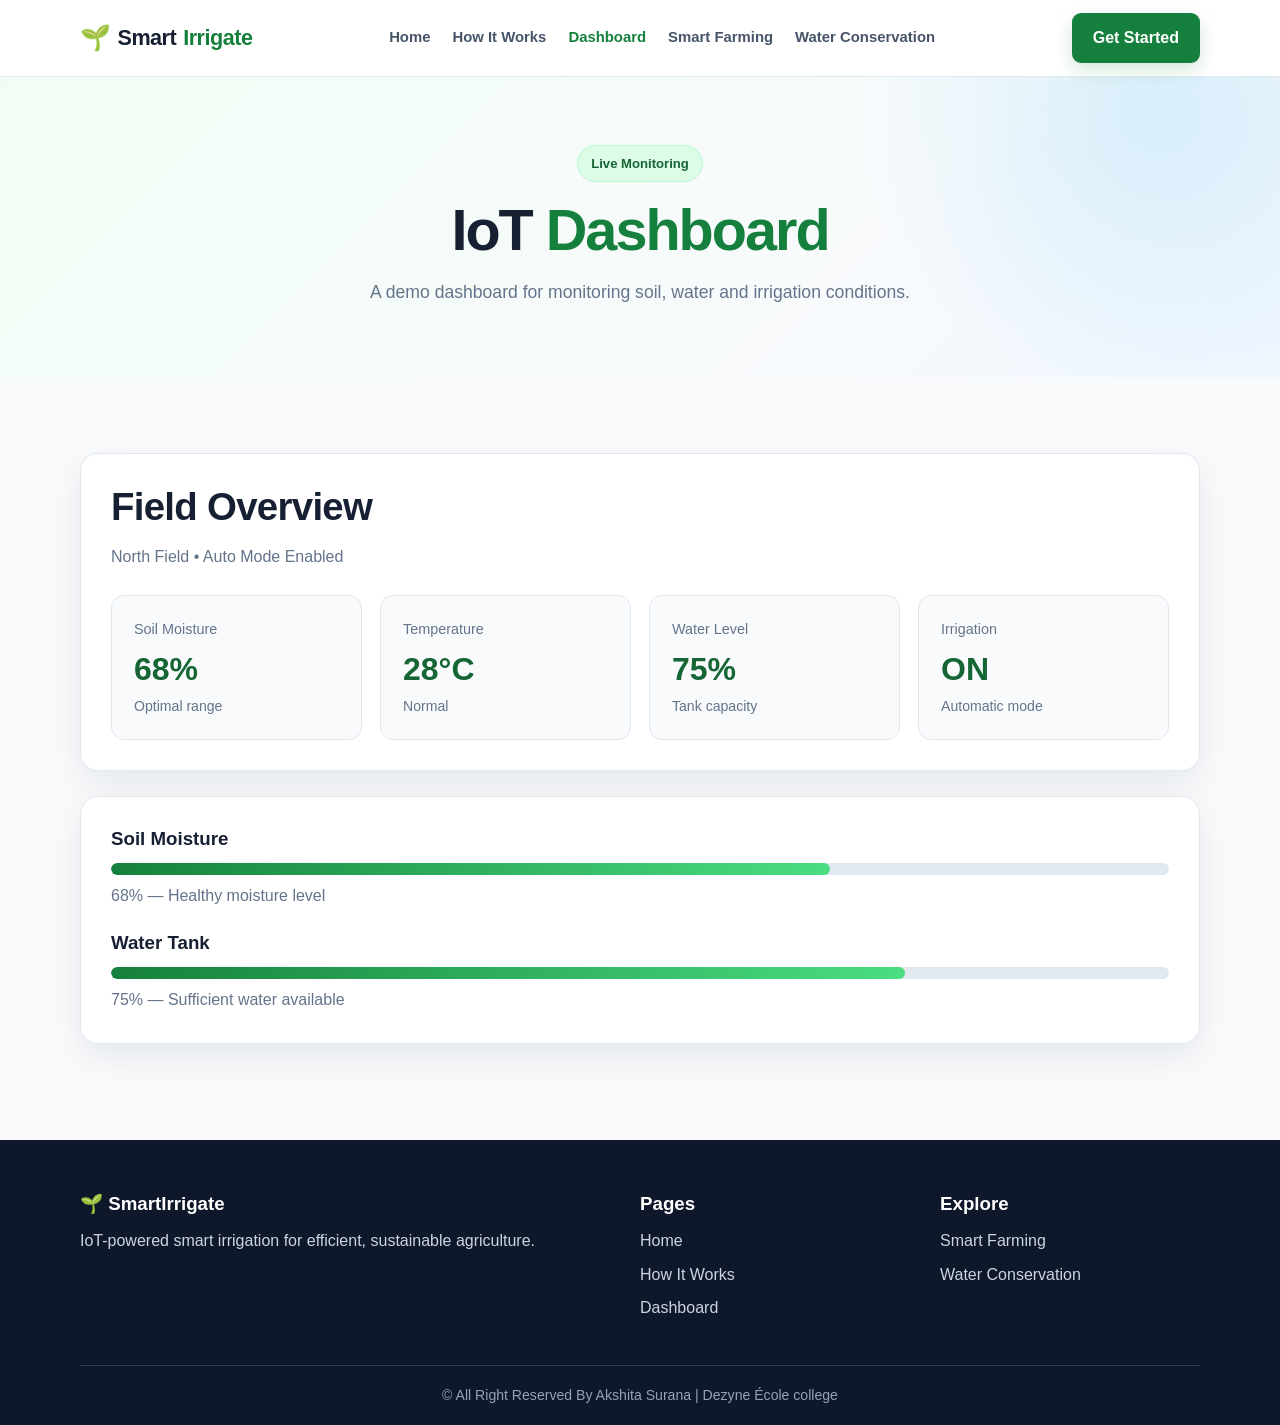
<file: dashboard.html>
<!DOCTYPE html>
<html lang="en">
    <head><meta charset="UTF-8">
        <meta name="viewport" content="width=device-width, initial-scale=1.0">
        <title>SmartIrrigate | Dashboard</title>
        <link rel="stylesheet" href="style.css">
    </head>
    <body>
            <header class="navbar"><div class="container nav-inner">
            <a class="logo" href="index.html">
                <span class="logo-icon">🌱</span>Smart<span>Irrigate</span></a>
            <nav class="nav-links"><a class="" href="index.html">Home</a>
                <a class="" href="how-it-works.html">How It Works</a>
                <a class="active" href="dashboard.html">Dashboard</a>
                <a class="" href="smart-farming.html">Smart Farming</a>
                <a class="" href="water-conservation.html">Water Conservation</a>
            </nav><a class="btn btn-primary" href="dashboard.html">Get Started</a>
            </div>
            </header>
            <main>
                <section class="page-hero"><div class="container">
                    <span class="badge">Live Monitoring</span>
                    <h1>IoT <span>Dashboard</span>
                    </h1>
                    <p class="lead">A demo dashboard for monitoring soil, water and irrigation conditions.</p>
                </div>
            </section>
            <section class="section">
                <div class="container">
                    <div class="dashboard">
                        <h2>Field Overview</h2>
                        <p>North Field • Auto Mode Enabled</p>
                        <div class="stats" style="margin-top:25px">
                        <div class="stat"><small>Soil Moisture</small><strong>68%</strong><p>Optimal range</p></div>
                        <div class="stat"><small>Temperature</small><strong>28°C</strong><p>Normal</p></div>
                        <div class="stat"><small>Water Level</small><strong>75%</strong><p>Tank capacity</p></div>
                        <div class="stat"><small>Irrigation</small><strong>ON</strong><p>Automatic mode</p></div>
            </div>
        </div>
            <div class="panel" style="margin-top:25px">
                <h3>Soil Moisture</h3><div class="bar"><span style="width:68%">
           </span></div><p>68% — Healthy moisture level</p>
           <h3 style="margin-top:22px">Water Tank</h3>
           <div class="bar"><span style="width:75%">
           </span>
        </div>
        <p>75% — Sufficient water available</p></div>
            </div>
        </section>
    </main>
            <footer class="footer"><div class="container footer-grid">
            <div>
                <h3>🌱 SmartIrrigate</h3><p>IoT-powered smart irrigation for efficient, sustainable agriculture.</p>
            </div>
            <div>
                <h3>Pages</h3><p><a href="index.html">Home</a>
                </p><p><a href="how-it-works.html">How It Works</a>
                </p><p><a href="dashboard.html">Dashboard</a></p>
            </div>
            <div>
                <h3>Explore</h3>
                <p><a href="smart-farming.html">Smart Farming</a>
                </p>
                <p>
                    <a href="water-conservation.html">Water Conservation</a>
                </p>
            </div>
            </div>
            <div class="container copyright">© All Right Reserved By Akshita Surana | <a href="https://www.dezyneecole.com/">Dezyne École college</a></div>
        </footer>
</body>
</html>
</file>
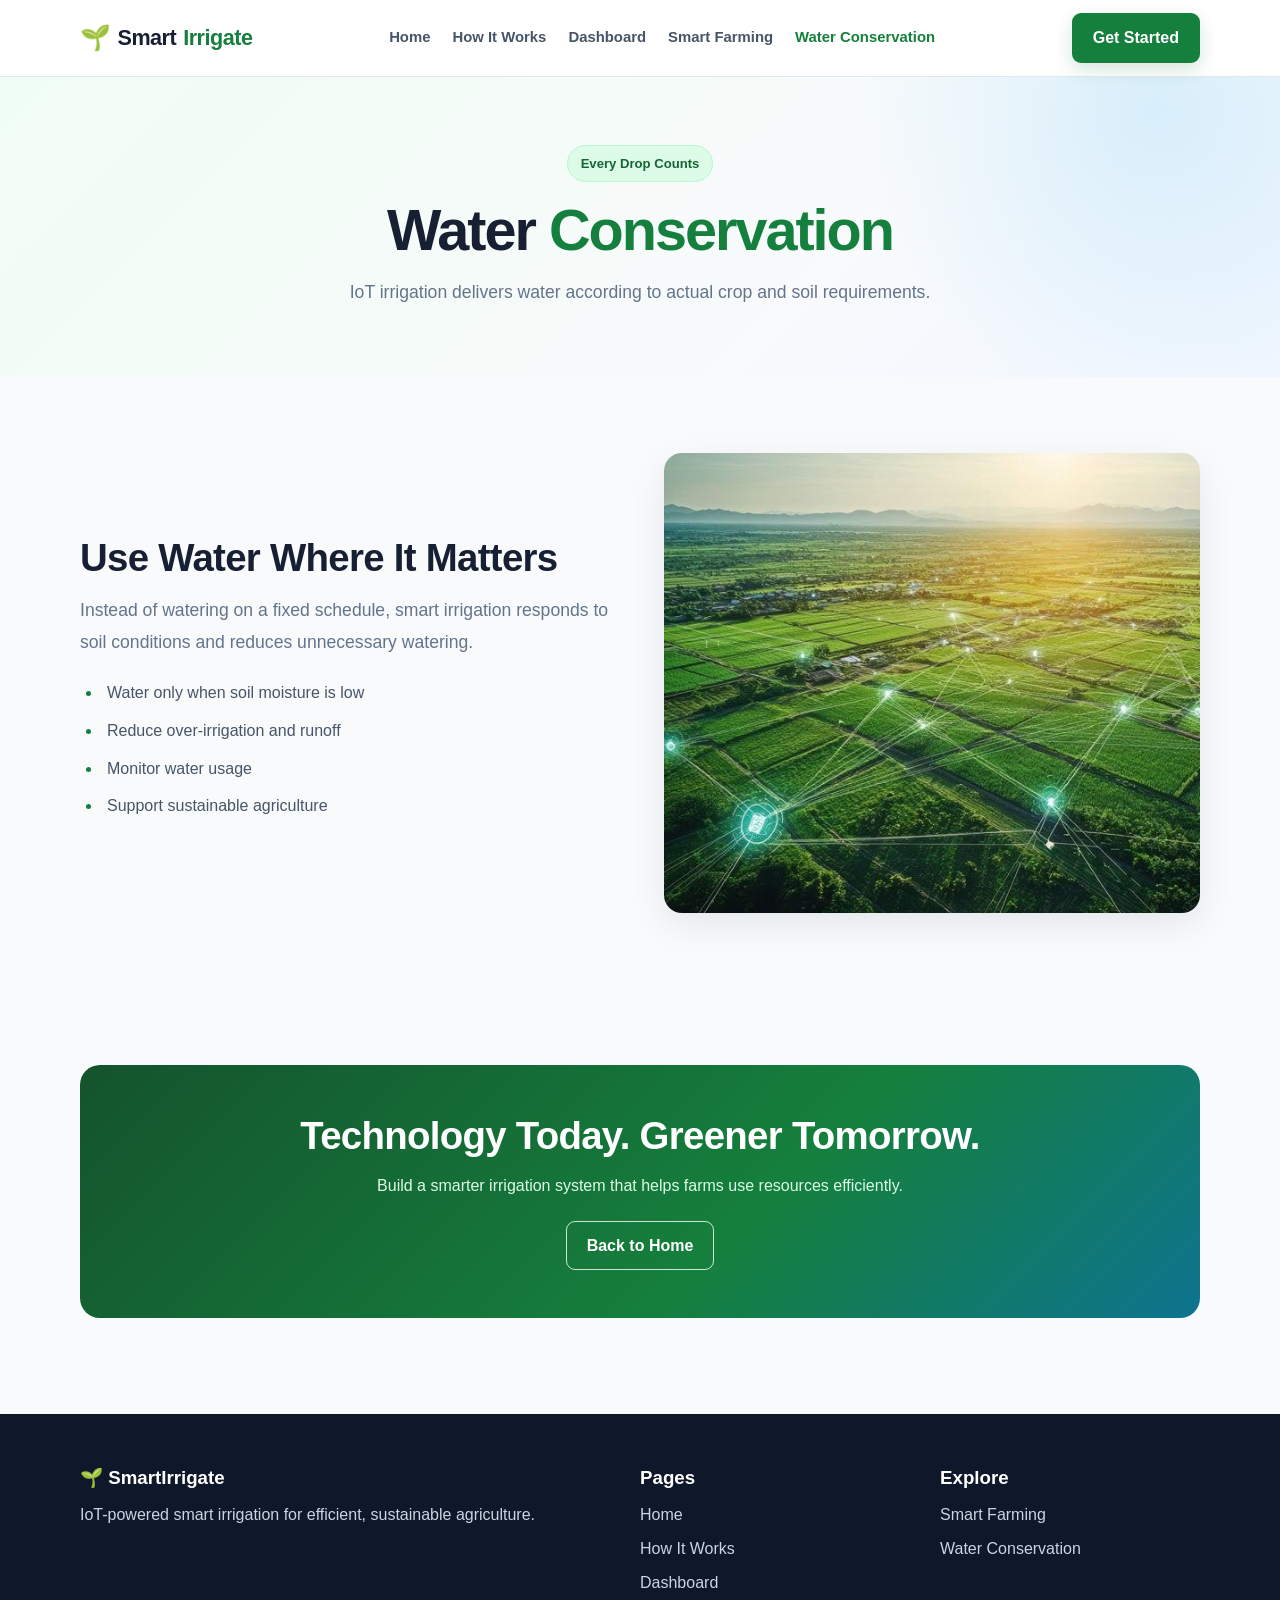
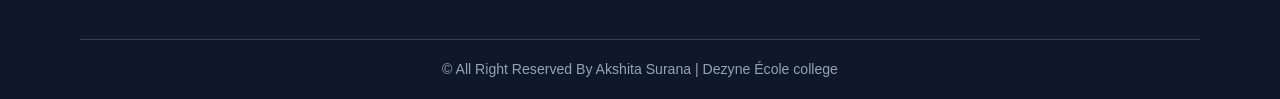
<file: water-conservation.html>
<!DOCTYPE html>
    <html lang="en">
        <head><meta charset="UTF-8">
            <meta name="viewport" content="width=device-width, initial-scale=1.0">
            <title>SmartIrrigate | Water Conservation</title>
            <link rel="stylesheet" href="style.css">
        </head>
        <body>
            <header class="navbar">
                <div class="container nav-inner">
                    <a class="logo" href="index.html">
                        <span class="logo-icon">🌱</span>Smart
                        <span>Irrigate</span>
                    </a>
                <nav class="nav-links">
                    <a class="" href="index.html">Home</a>
                    <a class="" href="how-it-works.html">How It Works</a>
                    <a class="" href="dashboard.html">Dashboard</a>
                    <a class="" href="smart-farming.html">Smart Farming</a>
                    <a class="active" href="water-conservation.html">Water Conservation</a>
                </nav>
                <a class="btn btn-primary" href="dashboard.html">Get Started</a>
                </div>
            </header>
                <main>
                    <section class="page-hero">
                        <div class="container">
                            <span class="badge">Every Drop Counts</span>
                            <h1>Water <span>Conservation</span></h1>
                            <p class="lead">IoT irrigation delivers water according to actual crop and soil requirements.</p>
                        </div>
                    </section>
                        <section class="section">
                            <div class="container">
                                <div class="split">
                                    <div><h2>Use Water Where It Matters</h2>
                                        <p class="lead">Instead of watering on a fixed schedule, smart irrigation responds to soil conditions and reduces unnecessary watering.</p><ul class="list"><li>Water only when soil moisture is low</li><li>Reduce over-irrigation and runoff</li><li>Monitor water usage</li><li>Support sustainable agriculture</li></ul></div><img src="images/dash1.jpg"></div></div></section>
                        <section class="section">
                            <div class="container">
                                <div class="cta">
                                    <h2>Technology Today. Greener Tomorrow.</h2>
                                    <p>Build a smarter irrigation system that helps farms use resources efficiently.</p>
                                    <a class="btn btn-outline" href="index.html">Back to Home</a>
                                </div>
                            </div>
                        </section>
                    </main>
                <footer class="footer"><div class="container footer-grid">
                    <div><h3>🌱 SmartIrrigate</h3>
                        <p>IoT-powered smart irrigation for efficient, sustainable agriculture.</p>
                    </div>
                    <div><h3>Pages</h3>
                        <p><a href="index.html">Home</a>
                        </p>
                        <p>
                            <a href="how-it-works.html">How It Works</a>
                        </p>
                        <p>
                            <a href="dashboard.html">Dashboard</a>
                        </p>
                    </div>
                    <div>
                        <h3>Explore</h3>
                        <p><a href="smart-farming.html">Smart Farming</a></p>
                        <p><a href="water-conservation.html">Water Conservation</a></p>
                    </div>
        </div>
        <div class="container copyright">© All Right Reserved By Akshita Surana | <a href="https://www.dezyneecole.com/">Dezyne École college</a></div>
    </footer>
</body>
</html>
</file>
<file: style.css>
/* SmartIrrigate - main stylesheet */
:root {
    --primary: #15803d;
    --primary-dark: #166534;
    --primary-light: #dcfce7;
    --accent: #0ea5e9;
    --text: #172033;
    --muted: #64748b;
    --background: #f8fafc;
    --white: #ffffff;
    --border: #e2e8f0;
    --shadow: 0 12px 35px rgba(15, 23, 42, 0.08);
}

* {
    margin: 0;
    padding: 0;
    box-sizing: border-box;
}

html {
    scroll-behavior: smooth;
}

body {
    font-family: "Segoe UI", Arial, sans-serif;
    color: var(--text);
    background: var(--background);
    line-height: 1.6;
}

img {
    display: block;
    max-width: 100%;
    height: auto;
    object-fit: cover;
}

a {
    color: inherit;
    text-decoration: none;
}

.container {
    width: min(1120px, 92%);
    margin: 0 auto;
}

/* Navigation */
.navbar {
    position: sticky;
    top: 0;
    z-index: 1000;
    background: rgba(255, 255, 255, 0.96);
    border-bottom: 1px solid var(--border);
    backdrop-filter: blur(12px);
}

.nav-inner {
    min-height: 76px;
    display: flex;
    align-items: center;
    justify-content: space-between;
    gap: 24px;
}

.logo {
    display: inline-flex;
    align-items: center;
    gap: 7px;
    flex-shrink: 0;
    font-size: 1.35rem;
    font-weight: 800;
    letter-spacing: -0.5px;
}

.logo > span:last-child {
    color: var(--primary);
}

.logo-icon {
    font-size: 1.55rem;
}

.nav-links {
    display: flex;
    align-items: center;
    justify-content: center;
    flex-wrap: wrap;
    gap: 22px;
}

.nav-links a {
    color: #475569;
    font-size: 0.93rem;
    font-weight: 600;
    transition: color 0.2s ease;
}

.nav-links a:hover,
.nav-links a.active {
    color: var(--primary);
}

/* Buttons and labels */
.btn {
    display: inline-flex;
    align-items: center;
    justify-content: center;
    min-height: 44px;
    padding: 11px 20px;
    border: 1px solid transparent;
    border-radius: 9px;
    font: inherit;
    font-weight: 700;
    text-align: center;
    cursor: pointer;
    transition: transform 0.2s ease, background 0.2s ease, box-shadow 0.2s ease;
}

.btn:hover {
    transform: translateY(-2px);
}

.btn-primary {
    color: var(--white);
    background: var(--primary);
    box-shadow: 0 7px 18px rgba(21, 128, 61, 0.18);
}

.btn-primary:hover {
    background: var(--primary-dark);
}

.btn-outline {
    color: var(--primary-dark);
    background: transparent;
    border-color: var(--primary);
}

.btn-outline:hover {
    color: var(--white);
    background: var(--primary);
}

.badge {
    display: inline-block;
    padding: 7px 13px;
    color: var(--primary-dark);
    background: var(--primary-light);
    border: 1px solid #bbf7d0;
    border-radius: 999px;
    font-size: 0.82rem;
    font-weight: 700;
}

/* Home hero */
.hero {
    position: relative;
    overflow: hidden;
    padding: 90px 0 78px;
    background:
        radial-gradient(circle at 85% 20%, rgba(14, 165, 233, 0.13), transparent 28%),
        linear-gradient(135deg, #f0fdf4 0%, #ffffff 52%, #eff6ff 100%);
}

.hero::after {
    content: "";
    position: absolute;
    width: 330px;
    height: 330px;
    right: -110px;
    bottom: -180px;
    border: 50px solid rgba(21, 128, 61, 0.06);
    border-radius: 50%;
    pointer-events: none;
}

.hero-content {
    position: relative;
    z-index: 1;
    max-width: 760px;
}

.hero h1,
.page-hero h1 {
    margin: 20px 0 16px;
    font-size: clamp(2.4rem, 5vw, 4.4rem);
    line-height: 1.08;
    letter-spacing: -2px;
}

.hero h1 span,
.page-hero h1 span {
    color: var(--primary);
}

.lead {
    max-width: 720px;
    color: var(--muted);
    font-size: 1.1rem;
    line-height: 1.8;
}

.actions {
    display: flex;
    flex-wrap: wrap;
    gap: 14px;
    margin-top: 28px;
}

/* Feature strip */
.features {
    display: grid;
    grid-template-columns: repeat(5, minmax(0, 1fr));
    gap: 18px;
    width: min(1120px, 92%);
    margin: -28px auto 0;
    position: relative;
    z-index: 2;
}

.feature {
    padding: 24px 18px;
    background: var(--white);
    border: 1px solid var(--border);
    border-radius: 16px;
    box-shadow: var(--shadow);
    text-align: center;
}

.feature .icon {
    margin-bottom: 10px;
    font-size: 1.8rem;
}

.feature h3 {
    margin-bottom: 5px;
    font-size: 1rem;
}

.feature p {
    color: var(--muted);
    font-size: 0.88rem;
}

/* General sections and cards */
.section {
    padding: 76px 0;
}

.section-head {
    margin-bottom: 32px;
}

.section-head.center {
    text-align: center;
}

.section-head .lead {
    margin: 10px auto 0;
}

h2 {
    margin-bottom: 14px;
    font-size: clamp(1.7rem, 3vw, 2.5rem);
    line-height: 1.2;
    letter-spacing: -0.7px;
}

h3 {
    line-height: 1.3;
}

.grid-3 {
    display: grid;
    grid-template-columns: repeat(3, minmax(0, 1fr));
    gap: 24px;
}

.card {
    overflow: hidden;
    background: var(--white);
    border: 1px solid var(--border);
    border-radius: 16px;
    box-shadow: var(--shadow);
    transition: transform 0.25s ease, box-shadow 0.25s ease;
}

.card:hover {
    transform: translateY(-5px);
    box-shadow: 0 18px 42px rgba(15, 23, 42, 0.12);
}

.card img {
    width: 100%;
    height: 220px;
}

.card-body {
    padding: 24px;
}

.card-body h3 {
    margin-bottom: 9px;
}

.card-body p,
.step p {
    color: var(--muted);
}

/* Inner page heading */
.page-hero {
    padding: 68px 0;
    background:
        radial-gradient(circle at 90% 10%, rgba(14, 165, 233, 0.13), transparent 25%),
        linear-gradient(135deg, #f0fdf4, #f8fafc 65%, #eff6ff);
    text-align: center;
}

.page-hero .container {
    display: flex;
    align-items: center;
    flex-direction: column;
}

.page-hero h1 {
    margin-top: 17px;
    font-size: clamp(2.3rem, 4.5vw, 3.7rem);
}

.page-hero .lead {
    margin: 0 auto;
}

/* How it works */
.steps {
    display: grid;
    grid-template-columns: repeat(4, minmax(0, 1fr));
    gap: 22px;
}

.step {
    position: relative;
    padding: 0 0 24px;
    background: var(--white);
    border: 1px solid var(--border);
    border-radius: 16px;
    overflow: hidden;
    box-shadow: var(--shadow);
}

.step img {
    width: 100%;
    height: 175px;
}

.step .number {
    display: grid;
    place-items: center;
    width: 42px;
    height: 42px;
    margin: -21px 20px 14px;
    position: relative;
    background: var(--primary);
    color: var(--white);
    border: 4px solid var(--white);
    border-radius: 50%;
    font-weight: 800;
}

.step h3,
.step p {
    margin-right: 20px;
    margin-left: 20px;
}

.step h3 {
    margin-bottom: 8px;
}

/* Two-column content */
.split {
    display: grid;
    grid-template-columns: repeat(2, minmax(0, 1fr));
    align-items: center;
    gap: 48px;
}

.split > img {
    width: 100%;
    min-height: 330px;
    max-height: 460px;
    border-radius: 18px;
    box-shadow: var(--shadow);
}

.list {
    margin: 22px 0 0;
    padding-left: 22px;
}

.list li {
    margin-bottom: 12px;
    padding-left: 5px;
    color: #475569;
}

.list li::marker {
    color: var(--primary);
}

/* Dashboard */
.dashboard,
.panel {
    padding: 30px;
    background: var(--white);
    border: 1px solid var(--border);
    border-radius: 18px;
    box-shadow: var(--shadow);
}

.dashboard > p,
.panel > p {
    color: var(--muted);
}

.stats {
    display: grid;
    grid-template-columns: repeat(4, minmax(0, 1fr));
    gap: 18px;
}

.stat {
    padding: 22px;
    background: #f8fafc;
    border: 1px solid var(--border);
    border-radius: 13px;
}

.stat small {
    display: block;
    margin-bottom: 8px;
    color: var(--muted);
    font-size: 0.9rem;
}

.stat strong {
    display: block;
    color: var(--primary-dark);
    font-size: 2rem;
    line-height: 1.25;
}

.stat p {
    margin-top: 6px;
    color: var(--muted);
    font-size: 0.88rem;
}

.bar {
    height: 12px;
    margin: 12px 0 8px;
    overflow: hidden;
    background: #e2e8f0;
    border-radius: 999px;
}

.bar span {
    display: block;
    height: 100%;
    background: linear-gradient(90deg, var(--primary), #4ade80);
    border-radius: inherit;
}

/* Call to action */
.cta {
    padding: 48px 28px;
    background: linear-gradient(135deg, #14532d, #15803d 60%, #0e7490);
    border-radius: 20px;
    color: var(--white);
    text-align: center;
}

.cta h2 {
    color: var(--white);
}

.cta p {
    margin: 0 auto 22px;
    max-width: 650px;
    color: #dcfce7;
}

.cta .btn-outline {
    color: var(--white);
    border-color: rgba(255, 255, 255, 0.8);
}

.cta .btn-outline:hover {
    color: var(--primary-dark);
    background: var(--white);
}

/* Footer */
.footer {
    margin-top: 20px;
    padding: 52px 0 0;
    background: #0f172a;
    color: #cbd5e1;
}

.footer-grid {
    display: grid;
    grid-template-columns: 2fr 1fr 1fr;
    gap: 40px;
    padding-bottom: 36px;
}

.footer h3 {
    margin-bottom: 12px;
    color: var(--white);
}

.footer p {
    margin-bottom: 8px;
    color: #cbd5e1;
}

.footer a:hover {
    color: #86efac;
}

.copyright {
    padding: 18px 0;
    border-top: 1px solid #334155;
    color: #94a3b8;
    font-size: 0.88rem;
    text-align: center;
}

/* Responsive layout */
@media (max-width: 1000px) {
    .nav-inner {
        padding: 15px 0;
        flex-wrap: wrap;
    }

    .nav-links {
        order: 3;
        width: 100%;
        gap: 12px 20px;
    }

    .features {
        grid-template-columns: repeat(3, minmax(0, 1fr));
    }

    .steps {
        grid-template-columns: repeat(2, minmax(0, 1fr));
    }

    .stats {
        grid-template-columns: repeat(2, minmax(0, 1fr));
    }
}

@media (max-width: 650px) {
    .nav-inner {
        justify-content: center;
        gap: 14px;
    }

    .nav-links {
        gap: 10px 15px;
    }

    .nav-links a {
        font-size: 0.84rem;
    }

    .nav-inner > .btn {
        width: 100%;
    }

    .hero {
        padding: 64px 0 60px;
    }

    .hero h1,
    .page-hero h1 {
        letter-spacing: -1px;
    }

    .features {
        grid-template-columns: repeat(2, minmax(0, 1fr));
        gap: 12px;
    }

    .feature {
        padding: 18px 12px;
    }

    .section {
        padding: 52px 0;
    }

    .grid-3,
    .split,
    .steps,
    .footer-grid {
        grid-template-columns: 1fr;
    }

    .split {
        gap: 28px;
    }

    .split > img {
        min-height: 230px;
    }

    .dashboard,
    .panel {
        padding: 20px;
    }

    .stats {
        grid-template-columns: 1fr 1fr;
        gap: 12px;
    }

    .stat {
        padding: 16px 12px;
    }

    .stat strong {
        font-size: 1.6rem;
    }

    .cta {
        padding: 36px 20px;
    }
}

@media (max-width: 380px) {
    .features,
    .stats {
        grid-template-columns: 1fr;
    }
}
</file>
